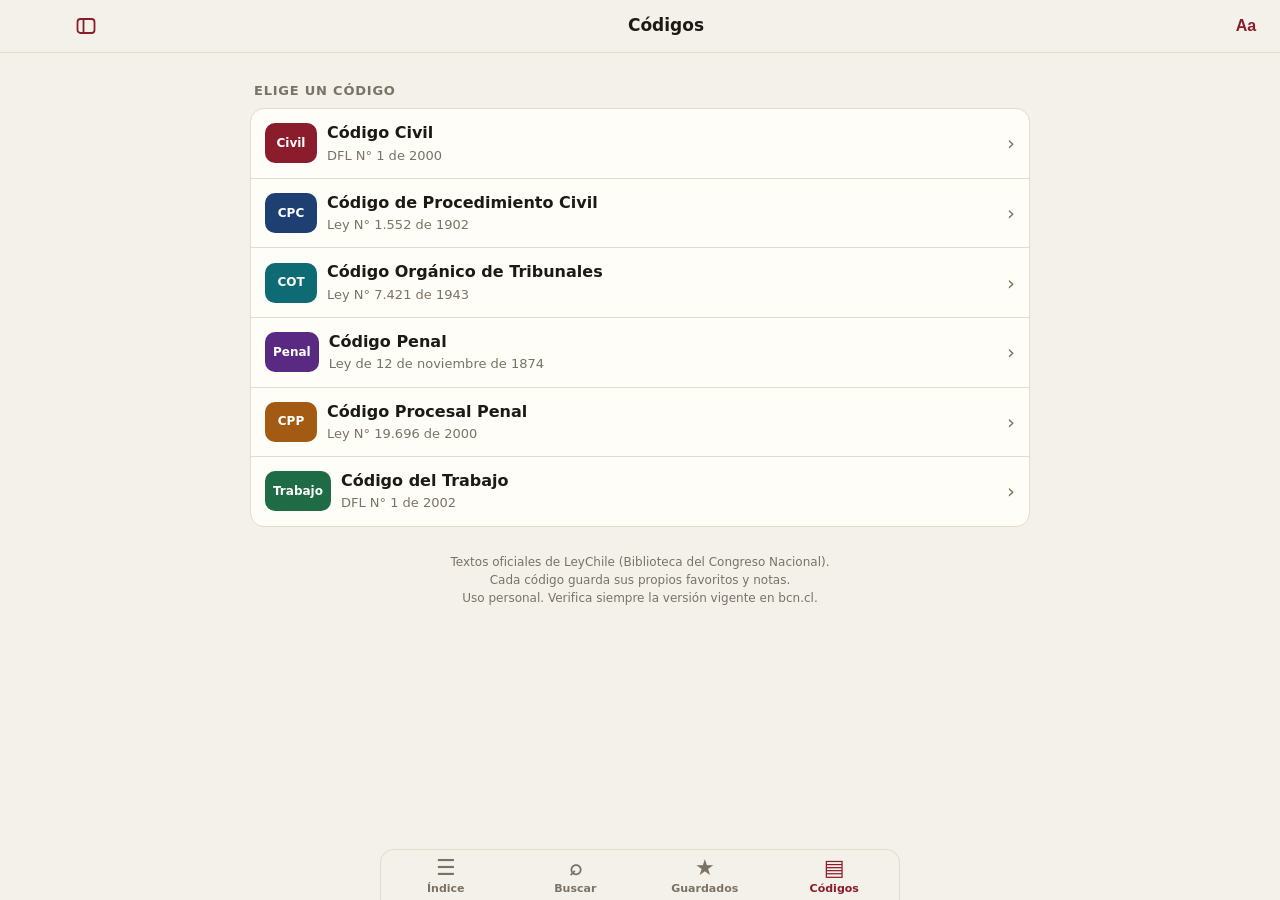
<file: index.html>
<!doctype html>
<html lang="es">
<head>
<meta charset="utf-8">
<meta name="viewport" content="width=device-width, initial-scale=1, viewport-fit=cover">
<meta name="apple-mobile-web-app-capable" content="yes">
<meta name="mobile-web-app-capable" content="yes">
<meta name="apple-mobile-web-app-title" content="Códigos">
<meta name="apple-mobile-web-app-status-bar-style" content="black-translucent">
<meta name="theme-color" content="#f4f1ea" media="(prefers-color-scheme: light)">
<meta name="theme-color" content="#16130f" media="(prefers-color-scheme: dark)">
<link rel="manifest" href="manifest.webmanifest">
<link rel="apple-touch-icon" href="icon-180.png">
<link rel="icon" href="icon-192.png">
<link rel="stylesheet" href="style.css">
<title>Códigos de Chile</title>
</head>
<body>
<header id="top">
  <button id="back" aria-label="Volver" title="Volver" hidden><svg viewBox="0 0 24 24" width="24" height="24" fill="none" stroke="currentColor" stroke-width="2.2" stroke-linecap="round" stroke-linejoin="round"><path d="M15 5l-7 7 7 7"/></svg></button>
  <button id="sb" aria-label="Mostrar u ocultar índice" title="Índice"><svg viewBox="0 0 24 24" width="24" height="24" fill="none" stroke="currentColor" stroke-width="1.8" stroke-linejoin="round" stroke-linecap="round"><rect x="3.5" y="5" width="17" height="14" rx="3"/><path d="M9.5 5v14"/></svg></button>
  <h1 id="title">Códigos</h1>
  <button id="aa" aria-label="Tamaño de letra">Aa</button>
</header>
<aside id="side" aria-label="Índice del Código"></aside>
<main id="view" tabindex="-1"></main>
<nav id="tabs">
  <a href="#/" data-tab="indice"><span>☰</span>Índice</a>
  <a href="#/buscar" data-tab="buscar"><span>⌕</span>Buscar</a>
  <a href="#/guardados" data-tab="guardados"><span>★</span>Guardados</a>
  <a href="#/codigos" data-tab="codigos"><span>▤</span>Códigos</a>
</nav>
<script src="app.js"></script>
</body>
</html>
</file>
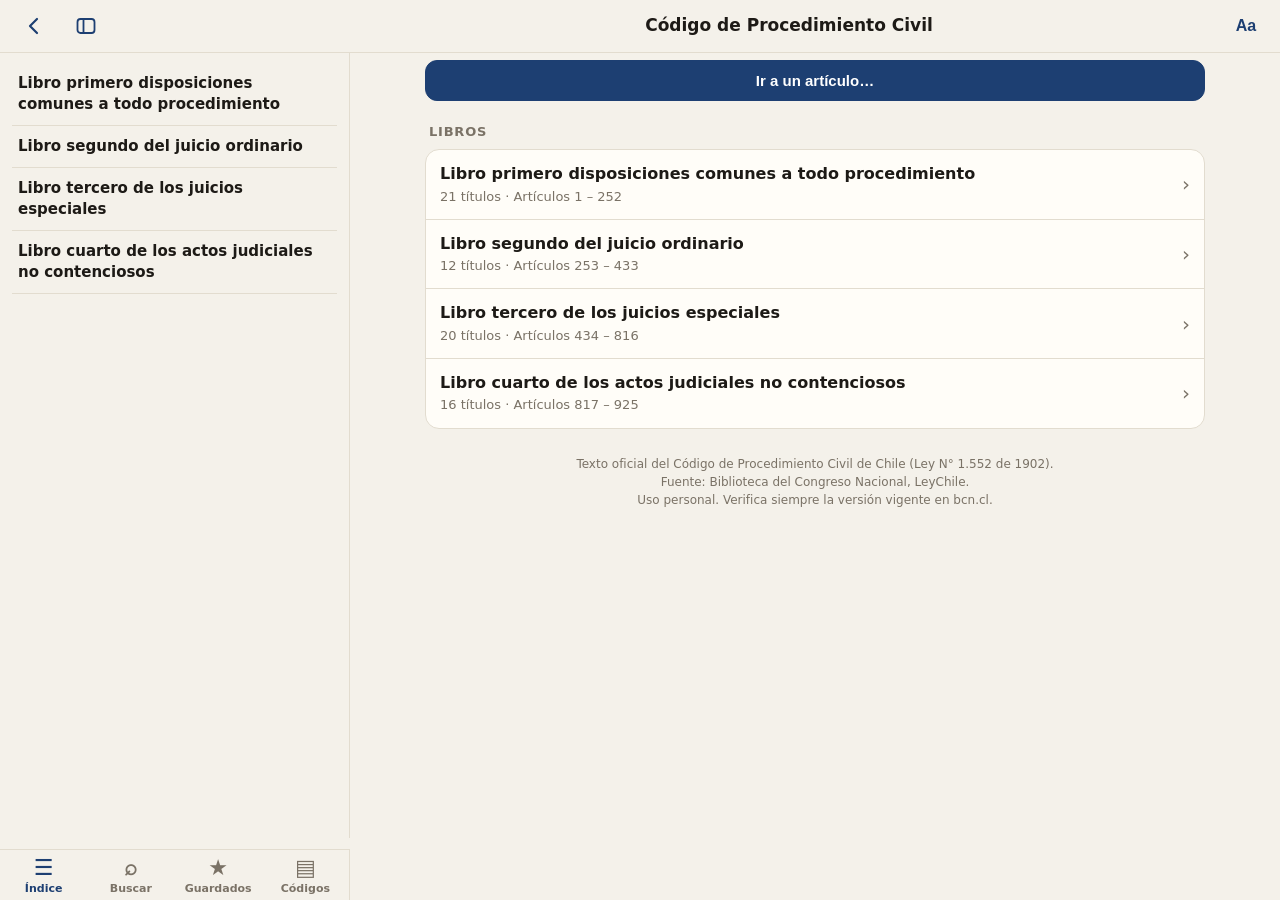
<file: cpc/index.html>
<!doctype html><meta charset="utf-8"><meta name="viewport" content="width=device-width,initial-scale=1"><title>CPC</title>
<script>location.replace('../?c=cpc');</script><p><a href="../?c=cpc">Abrir CPC</a></p>
</file>
<file: style.css>
:root{
  --bg:#f4f1ea; --card:#fffdf8; --ink:#1d1a16; --muted:#7a7266; --line:#e2dccf;
  --accent:#8a1c2b; --accent-ink:#fff; --mark:#ffe58a; --fs:19px;
  --safe-b:env(safe-area-inset-bottom,0px); --safe-t:env(safe-area-inset-top,0px);
}
@media (prefers-color-scheme:dark){
  :root:not([data-theme="light"]){--bg:#16130f;--card:#201c17;--ink:#ece6da;--muted:#9b9385;--line:#352f27;--accent:#e0788a;--accent-ink:#16130f;--mark:#6b5a14}
}
:root[data-theme="dark"]{--bg:#16130f;--card:#201c17;--ink:#ece6da;--muted:#9b9385;--line:#352f27;--accent:#e0788a;--accent-ink:#16130f;--mark:#6b5a14}
*{box-sizing:border-box;-webkit-tap-highlight-color:transparent}
html,body{margin:0;background:var(--bg);color:var(--ink);font:17px/1.4 -apple-system,BlinkMacSystemFont,"SF Pro Text",system-ui,sans-serif}
body{min-height:100dvh}
header#top{position:fixed;top:0;left:0;right:0;z-index:10;display:flex;align-items:center;gap:8px;
  padding:calc(var(--safe-t) + 8px) 12px 8px;background:color-mix(in srgb,var(--bg) 88%,transparent);
  backdrop-filter:blur(14px);-webkit-backdrop-filter:blur(14px);border-bottom:1px solid var(--line)}
header h1{flex:1;margin:0;font-size:17px;font-weight:650;text-align:center;white-space:nowrap;overflow:hidden;text-overflow:ellipsis}
header button{min-width:44px;height:36px;border:0;background:none;color:var(--accent);font-size:20px;font-weight:600}
header button[hidden]{display:block;visibility:hidden}
header button svg{display:block;margin:auto}
#aa{font-size:16px}
main{padding:calc(var(--safe-t) + 60px) 16px calc(var(--safe-b) + 84px);max-width:720px;margin:0 auto;outline:none}
nav#tabs{position:fixed;bottom:0;left:0;right:0;z-index:10;display:flex;padding:6px 0 calc(var(--safe-b) + 4px);
  background:color-mix(in srgb,var(--bg) 90%,transparent);backdrop-filter:blur(14px);-webkit-backdrop-filter:blur(14px);border-top:1px solid var(--line)}
nav a{flex:1;text-align:center;text-decoration:none;color:var(--muted);font-size:11px;font-weight:600}
nav a span{display:block;font-size:22px;line-height:1.1}
nav a.on{color:var(--accent)}
h2.sec{font-size:13px;letter-spacing:.06em;text-transform:uppercase;color:var(--muted);margin:22px 4px 8px}
.list{background:var(--card);border:1px solid var(--line);border-radius:14px;overflow:hidden}
.row{display:flex;align-items:center;gap:10px;padding:13px 14px;border-top:1px solid var(--line);color:inherit;text-decoration:none}
.row:first-child{border-top:0}
.row:active{background:color-mix(in srgb,var(--accent) 10%,transparent)}
.row .main{flex:1;min-width:0}
.row .t{font-weight:600;font-size:16px}
.row .s{color:var(--muted);font-size:13px;margin-top:2px;display:-webkit-box;-webkit-line-clamp:2;-webkit-box-orient:vertical;overflow:hidden}
.row .chev{color:var(--muted);font-size:20px}
.num{font-variant-numeric:tabular-nums;color:var(--accent);font-weight:700;min-width:58px}
.pill{font-size:11px;font-weight:700;color:var(--muted);border:1px solid var(--line);border-radius:99px;padding:1px 8px;white-space:nowrap}
.search{position:sticky;top:calc(var(--safe-t) + 56px);z-index:5;padding:6px 0 10px;background:var(--bg)}
.search input{width:100%;font-size:17px;padding:11px 14px;border-radius:12px;border:1px solid var(--line);background:var(--card);color:var(--ink);outline:none;-webkit-appearance:none}
.search input:focus{border-color:var(--accent)}
.hint{color:var(--muted);font-size:14px;padding:6px 4px}
mark{background:var(--mark);color:inherit;border-radius:3px;padding:0 1px}
article.art{background:var(--card);border:1px solid var(--line);border-radius:16px;padding:20px 18px}
.crumb{font-size:12px;color:var(--muted);letter-spacing:.03em;margin-bottom:6px}
.art h2{margin:0 0 12px;font:700 26px/1.2 ui-serif,"New York",Georgia,serif;color:var(--accent)}
.art .txt p{margin:0 0 .85em;font:var(--fs)/1.55 ui-serif,"New York",Georgia,serif;hyphens:auto;-webkit-hyphens:auto}
.art .txt.der p{color:var(--muted);font-style:italic}
.actions{display:flex;gap:8px;margin:16px 0 4px}
.btn{flex:1;padding:11px 8px;border-radius:12px;border:1px solid var(--line);background:var(--bg);color:var(--ink);font-size:15px;font-weight:600}
.btn.on{background:var(--accent);color:var(--accent-ink);border-color:var(--accent)}
.btn.primary{background:var(--accent);color:var(--accent-ink);border-color:var(--accent)}
textarea{width:100%;min-height:96px;margin-top:10px;padding:11px 12px;border-radius:12px;border:1px solid var(--line);background:var(--bg);color:var(--ink);font:16px/1.4 -apple-system,system-ui,sans-serif;resize:vertical}
label.k{display:block;margin-top:14px;font-size:12px;font-weight:700;letter-spacing:.06em;text-transform:uppercase;color:var(--muted)}
.pager{display:flex;gap:10px;margin-top:14px}
.pager a{flex:1;text-align:center;text-decoration:none;padding:12px 8px;border-radius:12px;background:var(--card);border:1px solid var(--line);color:var(--ink);font-weight:600;font-size:15px}
.pager a.off{opacity:.35;pointer-events:none}
.note{font-size:13px;color:var(--muted);margin:6px 4px 0;white-space:pre-wrap}
.toast{position:fixed;left:50%;bottom:calc(var(--safe-b) + 84px);transform:translateX(-50%);background:var(--ink);color:var(--bg);padding:9px 16px;border-radius:99px;font-size:14px;z-index:30;opacity:0;transition:opacity .2s;pointer-events:none}
.toast.show{opacity:.95}
.empty{text-align:center;color:var(--muted);padding:48px 12px}
.foot{color:var(--muted);font-size:12px;text-align:center;margin:26px 8px 0;line-height:1.5}

/* navegación dinámica */
a.ref{color:var(--accent);font-weight:600;text-decoration:underline dotted;text-underline-offset:3px}
#top h1{cursor:default}
#sheet{position:fixed;inset:0;z-index:40;background:rgba(0,0,0,.42);display:flex;align-items:flex-end;justify-content:center;animation:fade .18s}
#sheet .panel{width:100%;max-width:720px;max-height:78dvh;overflow:auto;background:var(--card);border-radius:22px 22px 0 0;
  padding:8px 20px calc(var(--safe-b) + 18px);animation:up .22s ease-out;border-top:1px solid var(--line)}
#sheet .grab{width:40px;height:5px;border-radius:9px;background:var(--line);margin:4px auto 12px}
#sheet h2{margin:0 0 10px;font:700 24px/1.2 ui-serif,"New York",Georgia,serif;color:var(--accent)}
#sheet .txt p{margin:0 0 .8em;font:var(--fs)/1.5 ui-serif,"New York",Georgia,serif}
#sheet .crumb{font-size:12px;color:var(--muted)}
input.jump{width:100%;font-size:22px;padding:12px 14px;border-radius:12px;border:1px solid var(--accent);background:var(--bg);color:var(--ink);outline:none}
article.art.from-r{animation:inR .22s ease-out}
article.art.from-l{animation:inL .22s ease-out}
@keyframes inR{from{transform:translateX(36px);opacity:0}to{transform:none;opacity:1}}
@keyframes inL{from{transform:translateX(-36px);opacity:0}to{transform:none;opacity:1}}
@keyframes up{from{transform:translateY(40px);opacity:.4}to{transform:none;opacity:1}}
@keyframes fade{from{opacity:0}to{opacity:1}}

/* iconos y numeración */
.actions.ic-row{gap:10px}
.btn.ic{flex:0 0 auto;width:48px;height:44px;padding:0;display:grid;place-items:center;border-radius:12px}
.num{display:flex;flex-direction:column;line-height:1.1;min-width:64px}
.num small{font-size:10px;font-weight:600;letter-spacing:.04em;text-transform:uppercase;opacity:.75}

/* iPad / pantallas anchas */
#side{display:none}
@media (min-width:768px){
  main{max-width:780px}
  .art .txt p{line-height:1.6}
}
@media (min-width:1000px){
  #side{display:block;position:fixed;z-index:5;left:0;top:calc(var(--safe-t) + 53px);bottom:calc(var(--safe-b) + 62px);width:350px;
    overflow:auto;-webkit-overflow-scrolling:touch;padding:10px 12px 20px;border-right:1px solid var(--line);background:var(--bg)}
  main{margin-left:350px;max-width:none;padding-left:44px;padding-right:44px}
  main>*{max-width:780px;margin-left:auto;margin-right:auto}
  #side details{margin:0}
  #side>details>summary{font-weight:700;font-size:15px;padding:10px 6px;border-bottom:1px solid var(--line)}
  #side details.tt{margin-left:8px}
  #side details.tt>summary{font-weight:500;font-size:14px;padding:8px 6px;color:var(--ink)}
  #side summary{cursor:pointer;list-style:none;display:flex;flex-direction:column;gap:1px}
  #side summary::-webkit-details-marker{display:none}
  #side summary small{font-size:11px;color:var(--muted)}
  #side details[open]>summary{color:var(--accent)}
  #side .arts{display:flex;flex-wrap:wrap;gap:6px;padding:4px 6px 12px}
  #side .arts a{min-width:52px;text-align:center;text-decoration:none;color:var(--ink);font-size:13px;font-weight:600;
    padding:7px 8px;border:1px solid var(--line);border-radius:9px;background:var(--card);font-variant-numeric:tabular-nums}
  #side .arts a.cur{background:var(--accent);color:var(--accent-ink);border-color:var(--accent)}
  .pager{max-width:780px}
}

/* ocultar índice lateral */
#sb{display:none}
@media (min-width:1000px){
  #sb{display:block}
  .noside #side{display:none}
  .noside main{margin-left:0}
}

/* color por código */
:root[data-code="civil"]{--accent:#8a1c2b}
@media (prefers-color-scheme:dark){:root[data-code="civil"]:not([data-theme="light"]){--accent:#e0788a}}
:root[data-code="civil"][data-theme="dark"]{--accent:#e0788a}
.row.code[data-code="civil"] .badge{background:#8a1c2b}
:root[data-code="cpc"]{--accent:#1d3f72}
@media (prefers-color-scheme:dark){:root[data-code="cpc"]:not([data-theme="light"]){--accent:#8fb4ee}}
:root[data-code="cpc"][data-theme="dark"]{--accent:#8fb4ee}
.row.code[data-code="cpc"] .badge{background:#1d3f72}
:root[data-code="cot"]{--accent:#0f6b73}
@media (prefers-color-scheme:dark){:root[data-code="cot"]:not([data-theme="light"]){--accent:#7dcfd6}}
:root[data-code="cot"][data-theme="dark"]{--accent:#7dcfd6}
.row.code[data-code="cot"] .badge{background:#0f6b73}
:root[data-code="penal"]{--accent:#5a2a82}
@media (prefers-color-scheme:dark){:root[data-code="penal"]:not([data-theme="light"]){--accent:#c4a3ee}}
:root[data-code="penal"][data-theme="dark"]{--accent:#c4a3ee}
.row.code[data-code="penal"] .badge{background:#5a2a82}
:root[data-code="cpp"]{--accent:#a35a12}
@media (prefers-color-scheme:dark){:root[data-code="cpp"]:not([data-theme="light"]){--accent:#f0b070}}
:root[data-code="cpp"][data-theme="dark"]{--accent:#f0b070}
.row.code[data-code="cpp"] .badge{background:#a35a12}
:root[data-code="trabajo"]{--accent:#1e6b45}
@media (prefers-color-scheme:dark){:root[data-code="trabajo"]:not([data-theme="light"]){--accent:#7fd1a0}}
:root[data-code="trabajo"][data-theme="dark"]{--accent:#7fd1a0}
.row.code[data-code="trabajo"] .badge{background:#1e6b45}
.row.code .badge{min-width:52px;height:40px;border-radius:10px;display:grid;place-items:center;color:#fff;font-weight:700;font-size:12px;padding:0 8px}
.pick #side{display:none!important}
@media (min-width:1000px){.pick main{margin-left:0}}
#side .arts a.cur{color:var(--accent-ink)}

/* Mac / escritorio */
@media (min-width:1000px){
  nav#tabs{right:auto;width:350px;border-right:1px solid var(--line)}
  .noside nav#tabs,.pick nav#tabs{left:50%;right:auto;width:520px;transform:translateX(-50%);border:1px solid var(--line);border-bottom:0;border-radius:14px 14px 0 0}
  html:not(.noside):not(.pick) header h1{padding-left:246px}
  #side .arts a{cursor:pointer}
  #side .arts a:hover,.row:hover,.pager a:hover{background:color-mix(in srgb,var(--accent) 10%,var(--card))}
  #side summary:hover{color:var(--accent)}
  .btn,#aa,#sb,a.ref,.row{cursor:pointer}
}
@media (min-width:1400px){
  main>*{max-width:860px}
  .art h2{font-size:30px}
  .row .t{font-size:17px}.row .s{font-size:14px}
  #side{width:380px}main{margin-left:380px}nav#tabs{width:380px}
  html:not(.noside):not(.pick) header h1{padding-left:276px}
  #side .arts a{font-size:14px}
}
@media (min-width:1800px){main>*{max-width:980px}.art h2{font-size:34px}}

/* centrado uniforme del contenido en pantallas anchas */
@media (min-width:1000px){
  main>*{margin-left:auto!important;margin-right:auto!important;width:100%}
  main>button.btn{display:block}
  main>h2.sec{padding-left:4px}
  .noside main>*{max-width:860px}
}
@media (min-width:1800px){.noside main>*{max-width:980px}}
</file>
